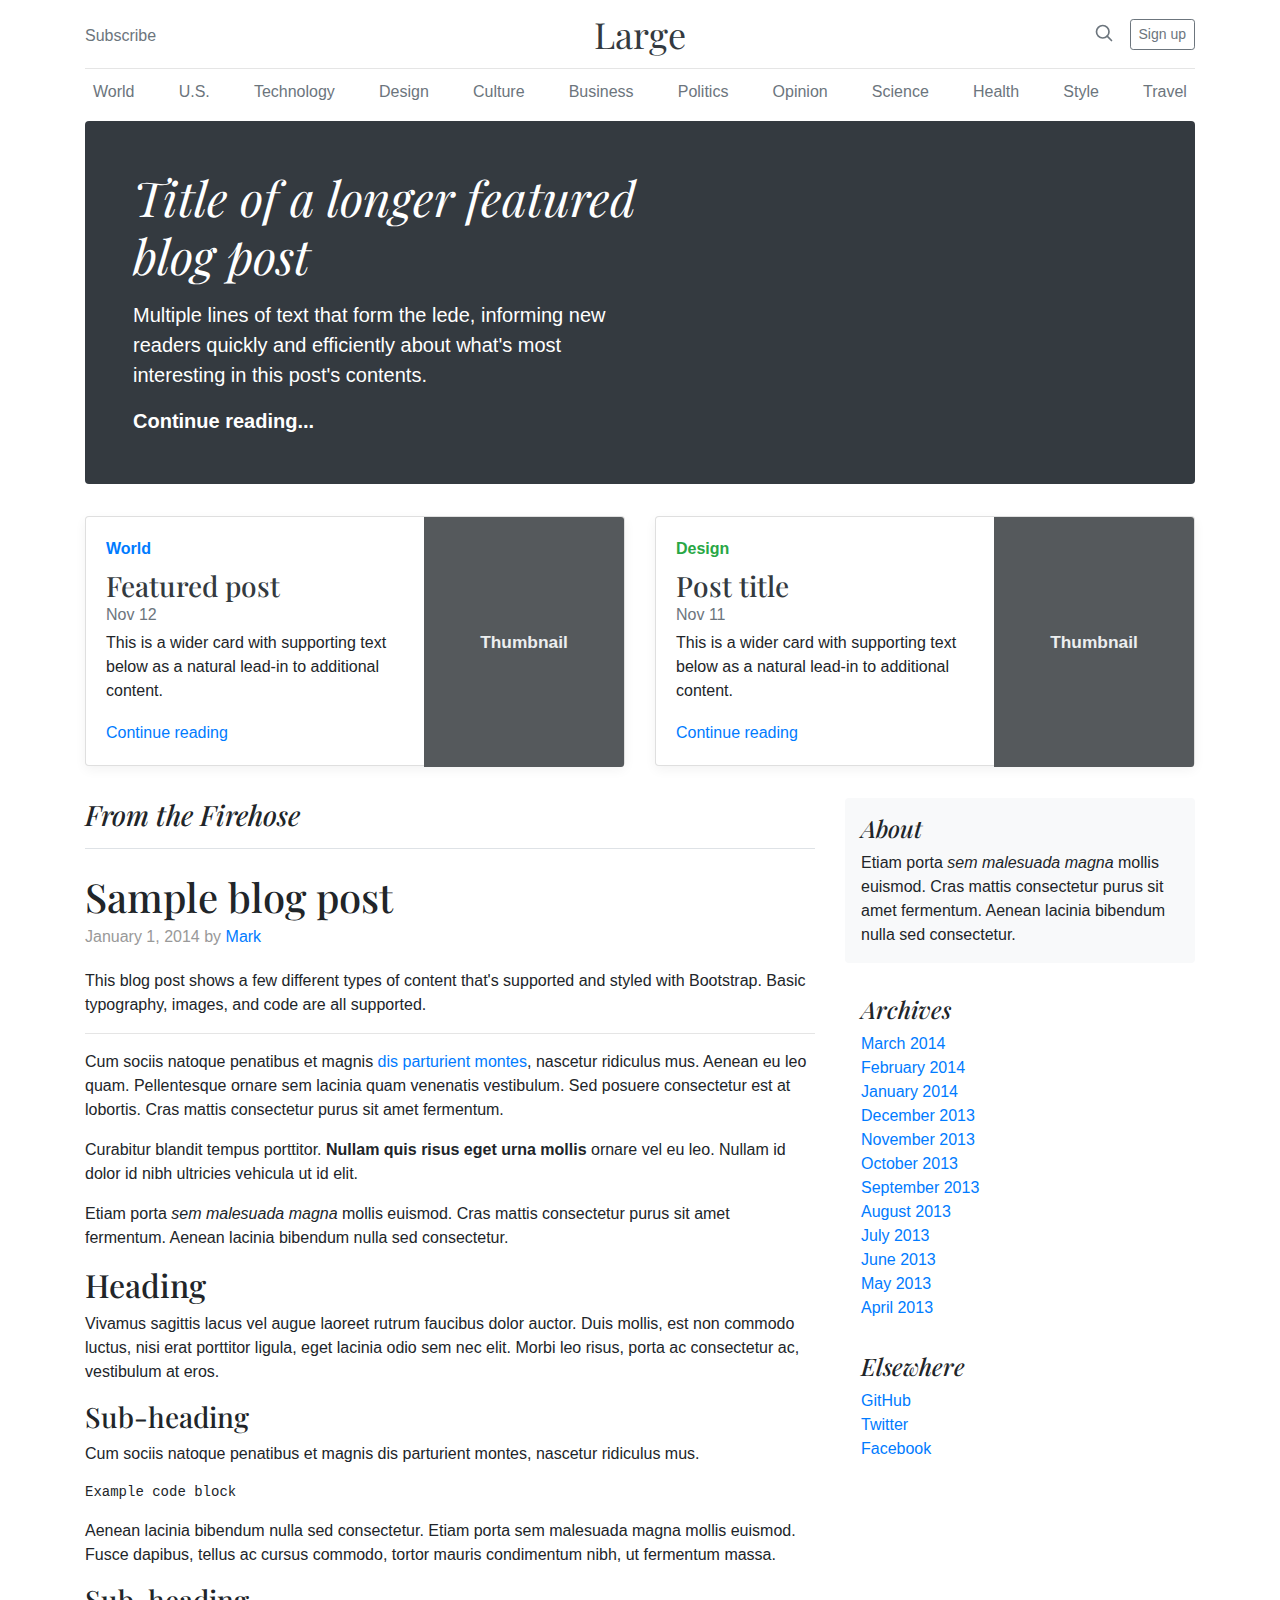
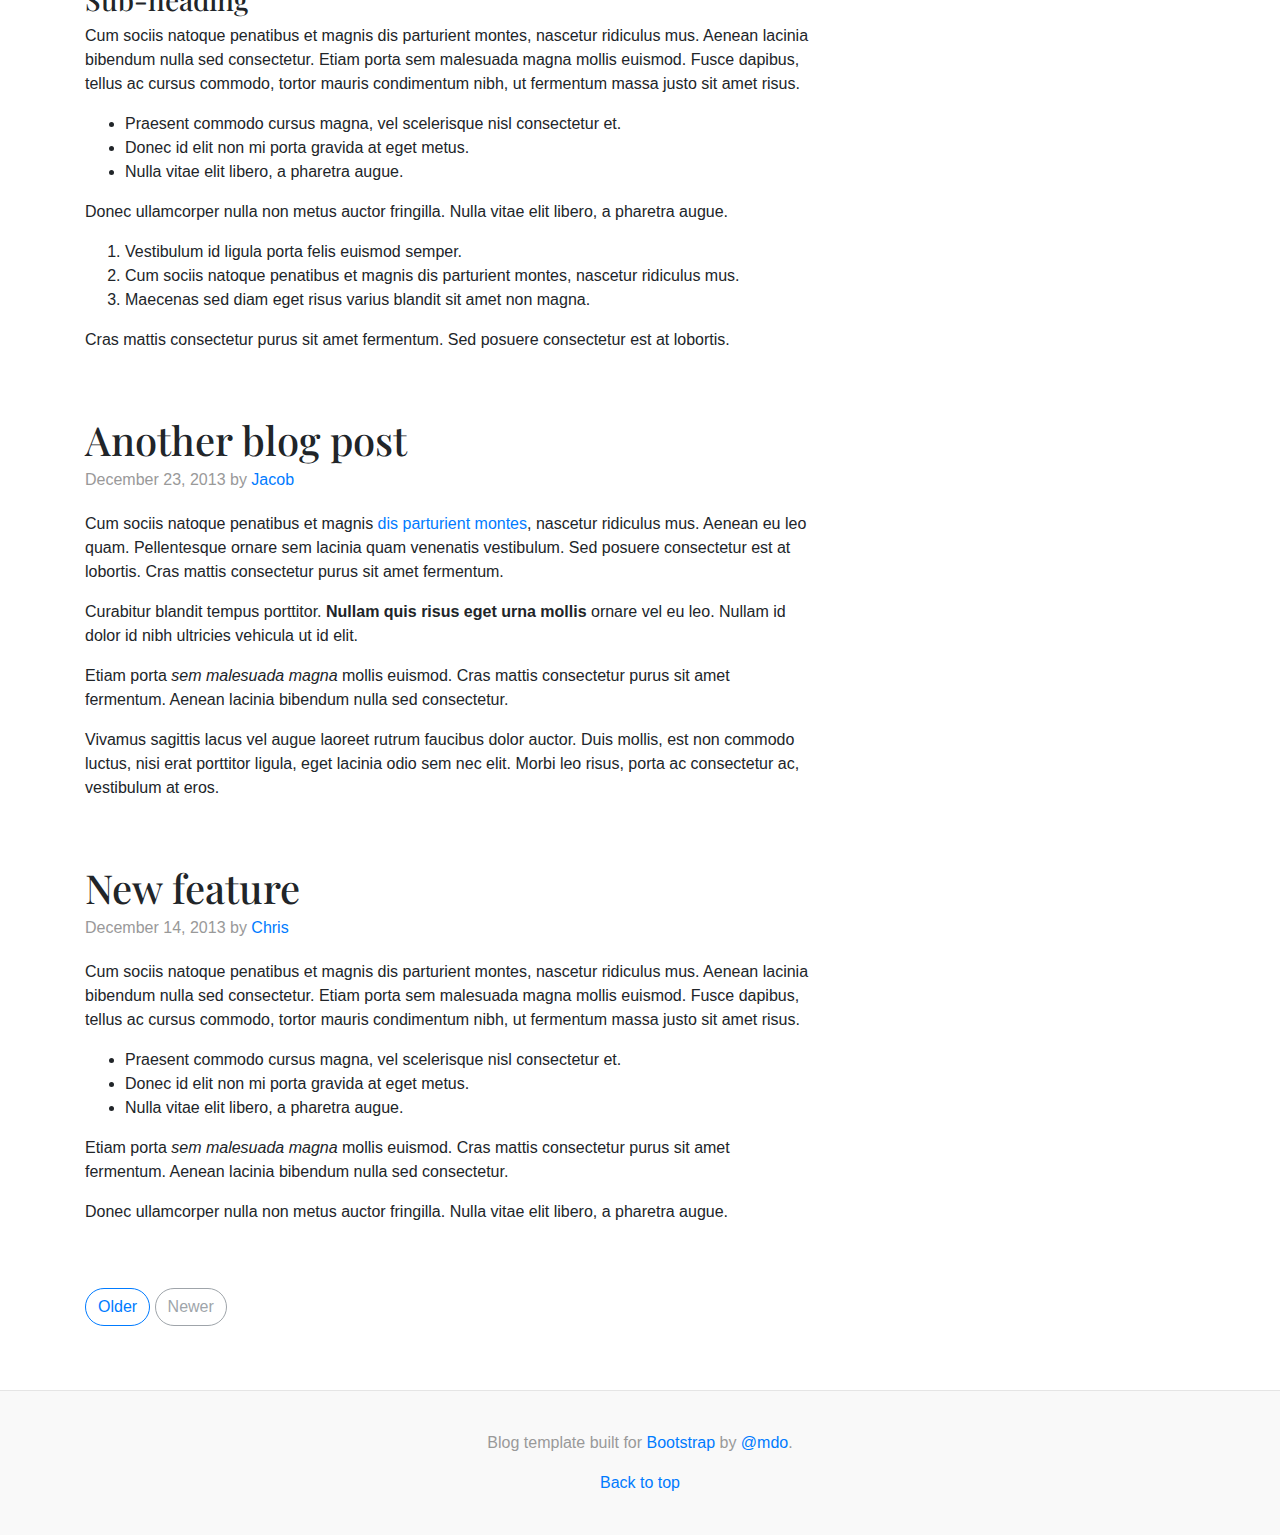
<file: bootstrap-4.0.0/docs/4.0/examples/blog/index.html>
<!doctype html>
<html lang="en">
  <head>
    <meta charset="utf-8">
    <meta name="viewport" content="width=device-width, initial-scale=1, shrink-to-fit=no">
    <meta name="description" content="">
    <meta name="author" content="">
    <link rel="icon" href="../../../../favicon.ico">

    <title>Blog Template for Bootstrap</title>

    <!-- Bootstrap core CSS -->
    <link href="../../../../dist/css/bootstrap.min.css" rel="stylesheet">

    <!-- Custom styles for this template -->
    <link href="https://fonts.googleapis.com/css?family=Playfair+Display:700,900" rel="stylesheet">
    <link href="blog.css" rel="stylesheet">
  </head>

  <body>

    <div class="container">
      <header class="blog-header py-3">
        <div class="row flex-nowrap justify-content-between align-items-center">
          <div class="col-4 pt-1">
            <a class="text-muted" href="#">Subscribe</a>
          </div>
          <div class="col-4 text-center">
            <a class="blog-header-logo text-dark" href="#">Large</a>
          </div>
          <div class="col-4 d-flex justify-content-end align-items-center">
            <a class="text-muted" href="#">
              <svg xmlns="http://www.w3.org/2000/svg" width="20" height="20" viewBox="0 0 24 24" fill="none" stroke="currentColor" stroke-width="2" stroke-linecap="round" stroke-linejoin="round" class="mx-3"><circle cx="10.5" cy="10.5" r="7.5"></circle><line x1="21" y1="21" x2="15.8" y2="15.8"></line></svg>
            </a>
            <a class="btn btn-sm btn-outline-secondary" href="#">Sign up</a>
          </div>
        </div>
      </header>

      <div class="nav-scroller py-1 mb-2">
        <nav class="nav d-flex justify-content-between">
          <a class="p-2 text-muted" href="#">World</a>
          <a class="p-2 text-muted" href="#">U.S.</a>
          <a class="p-2 text-muted" href="#">Technology</a>
          <a class="p-2 text-muted" href="#">Design</a>
          <a class="p-2 text-muted" href="#">Culture</a>
          <a class="p-2 text-muted" href="#">Business</a>
          <a class="p-2 text-muted" href="#">Politics</a>
          <a class="p-2 text-muted" href="#">Opinion</a>
          <a class="p-2 text-muted" href="#">Science</a>
          <a class="p-2 text-muted" href="#">Health</a>
          <a class="p-2 text-muted" href="#">Style</a>
          <a class="p-2 text-muted" href="#">Travel</a>
        </nav>
      </div>

      <div class="jumbotron p-3 p-md-5 text-white rounded bg-dark">
        <div class="col-md-6 px-0">
          <h1 class="display-4 font-italic">Title of a longer featured blog post</h1>
          <p class="lead my-3">Multiple lines of text that form the lede, informing new readers quickly and efficiently about what's most interesting in this post's contents.</p>
          <p class="lead mb-0"><a href="#" class="text-white font-weight-bold">Continue reading...</a></p>
        </div>
      </div>

      <div class="row mb-2">
        <div class="col-md-6">
          <div class="card flex-md-row mb-4 box-shadow h-md-250">
            <div class="card-body d-flex flex-column align-items-start">
              <strong class="d-inline-block mb-2 text-primary">World</strong>
              <h3 class="mb-0">
                <a class="text-dark" href="#">Featured post</a>
              </h3>
              <div class="mb-1 text-muted">Nov 12</div>
              <p class="card-text mb-auto">This is a wider card with supporting text below as a natural lead-in to additional content.</p>
              <a href="#">Continue reading</a>
            </div>
            <img class="card-img-right flex-auto d-none d-md-block" data-src="holder.js/200x250?theme=thumb" alt="Card image cap">
          </div>
        </div>
        <div class="col-md-6">
          <div class="card flex-md-row mb-4 box-shadow h-md-250">
            <div class="card-body d-flex flex-column align-items-start">
              <strong class="d-inline-block mb-2 text-success">Design</strong>
              <h3 class="mb-0">
                <a class="text-dark" href="#">Post title</a>
              </h3>
              <div class="mb-1 text-muted">Nov 11</div>
              <p class="card-text mb-auto">This is a wider card with supporting text below as a natural lead-in to additional content.</p>
              <a href="#">Continue reading</a>
            </div>
            <img class="card-img-right flex-auto d-none d-md-block" data-src="holder.js/200x250?theme=thumb" alt="Card image cap">
          </div>
        </div>
      </div>
    </div>

    <main role="main" class="container">
      <div class="row">
        <div class="col-md-8 blog-main">
          <h3 class="pb-3 mb-4 font-italic border-bottom">
            From the Firehose
          </h3>

          <div class="blog-post">
            <h2 class="blog-post-title">Sample blog post</h2>
            <p class="blog-post-meta">January 1, 2014 by <a href="#">Mark</a></p>

            <p>This blog post shows a few different types of content that's supported and styled with Bootstrap. Basic typography, images, and code are all supported.</p>
            <hr>
            <p>Cum sociis natoque penatibus et magnis <a href="#">dis parturient montes</a>, nascetur ridiculus mus. Aenean eu leo quam. Pellentesque ornare sem lacinia quam venenatis vestibulum. Sed posuere consectetur est at lobortis. Cras mattis consectetur purus sit amet fermentum.</p>
            <blockquote>
              <p>Curabitur blandit tempus porttitor. <strong>Nullam quis risus eget urna mollis</strong> ornare vel eu leo. Nullam id dolor id nibh ultricies vehicula ut id elit.</p>
            </blockquote>
            <p>Etiam porta <em>sem malesuada magna</em> mollis euismod. Cras mattis consectetur purus sit amet fermentum. Aenean lacinia bibendum nulla sed consectetur.</p>
            <h2>Heading</h2>
            <p>Vivamus sagittis lacus vel augue laoreet rutrum faucibus dolor auctor. Duis mollis, est non commodo luctus, nisi erat porttitor ligula, eget lacinia odio sem nec elit. Morbi leo risus, porta ac consectetur ac, vestibulum at eros.</p>
            <h3>Sub-heading</h3>
            <p>Cum sociis natoque penatibus et magnis dis parturient montes, nascetur ridiculus mus.</p>
            <pre><code>Example code block</code></pre>
            <p>Aenean lacinia bibendum nulla sed consectetur. Etiam porta sem malesuada magna mollis euismod. Fusce dapibus, tellus ac cursus commodo, tortor mauris condimentum nibh, ut fermentum massa.</p>
            <h3>Sub-heading</h3>
            <p>Cum sociis natoque penatibus et magnis dis parturient montes, nascetur ridiculus mus. Aenean lacinia bibendum nulla sed consectetur. Etiam porta sem malesuada magna mollis euismod. Fusce dapibus, tellus ac cursus commodo, tortor mauris condimentum nibh, ut fermentum massa justo sit amet risus.</p>
            <ul>
              <li>Praesent commodo cursus magna, vel scelerisque nisl consectetur et.</li>
              <li>Donec id elit non mi porta gravida at eget metus.</li>
              <li>Nulla vitae elit libero, a pharetra augue.</li>
            </ul>
            <p>Donec ullamcorper nulla non metus auctor fringilla. Nulla vitae elit libero, a pharetra augue.</p>
            <ol>
              <li>Vestibulum id ligula porta felis euismod semper.</li>
              <li>Cum sociis natoque penatibus et magnis dis parturient montes, nascetur ridiculus mus.</li>
              <li>Maecenas sed diam eget risus varius blandit sit amet non magna.</li>
            </ol>
            <p>Cras mattis consectetur purus sit amet fermentum. Sed posuere consectetur est at lobortis.</p>
          </div><!-- /.blog-post -->

          <div class="blog-post">
            <h2 class="blog-post-title">Another blog post</h2>
            <p class="blog-post-meta">December 23, 2013 by <a href="#">Jacob</a></p>

            <p>Cum sociis natoque penatibus et magnis <a href="#">dis parturient montes</a>, nascetur ridiculus mus. Aenean eu leo quam. Pellentesque ornare sem lacinia quam venenatis vestibulum. Sed posuere consectetur est at lobortis. Cras mattis consectetur purus sit amet fermentum.</p>
            <blockquote>
              <p>Curabitur blandit tempus porttitor. <strong>Nullam quis risus eget urna mollis</strong> ornare vel eu leo. Nullam id dolor id nibh ultricies vehicula ut id elit.</p>
            </blockquote>
            <p>Etiam porta <em>sem malesuada magna</em> mollis euismod. Cras mattis consectetur purus sit amet fermentum. Aenean lacinia bibendum nulla sed consectetur.</p>
            <p>Vivamus sagittis lacus vel augue laoreet rutrum faucibus dolor auctor. Duis mollis, est non commodo luctus, nisi erat porttitor ligula, eget lacinia odio sem nec elit. Morbi leo risus, porta ac consectetur ac, vestibulum at eros.</p>
          </div><!-- /.blog-post -->

          <div class="blog-post">
            <h2 class="blog-post-title">New feature</h2>
            <p class="blog-post-meta">December 14, 2013 by <a href="#">Chris</a></p>

            <p>Cum sociis natoque penatibus et magnis dis parturient montes, nascetur ridiculus mus. Aenean lacinia bibendum nulla sed consectetur. Etiam porta sem malesuada magna mollis euismod. Fusce dapibus, tellus ac cursus commodo, tortor mauris condimentum nibh, ut fermentum massa justo sit amet risus.</p>
            <ul>
              <li>Praesent commodo cursus magna, vel scelerisque nisl consectetur et.</li>
              <li>Donec id elit non mi porta gravida at eget metus.</li>
              <li>Nulla vitae elit libero, a pharetra augue.</li>
            </ul>
            <p>Etiam porta <em>sem malesuada magna</em> mollis euismod. Cras mattis consectetur purus sit amet fermentum. Aenean lacinia bibendum nulla sed consectetur.</p>
            <p>Donec ullamcorper nulla non metus auctor fringilla. Nulla vitae elit libero, a pharetra augue.</p>
          </div><!-- /.blog-post -->

          <nav class="blog-pagination">
            <a class="btn btn-outline-primary" href="#">Older</a>
            <a class="btn btn-outline-secondary disabled" href="#">Newer</a>
          </nav>

        </div><!-- /.blog-main -->

        <aside class="col-md-4 blog-sidebar">
          <div class="p-3 mb-3 bg-light rounded">
            <h4 class="font-italic">About</h4>
            <p class="mb-0">Etiam porta <em>sem malesuada magna</em> mollis euismod. Cras mattis consectetur purus sit amet fermentum. Aenean lacinia bibendum nulla sed consectetur.</p>
          </div>

          <div class="p-3">
            <h4 class="font-italic">Archives</h4>
            <ol class="list-unstyled mb-0">
              <li><a href="#">March 2014</a></li>
              <li><a href="#">February 2014</a></li>
              <li><a href="#">January 2014</a></li>
              <li><a href="#">December 2013</a></li>
              <li><a href="#">November 2013</a></li>
              <li><a href="#">October 2013</a></li>
              <li><a href="#">September 2013</a></li>
              <li><a href="#">August 2013</a></li>
              <li><a href="#">July 2013</a></li>
              <li><a href="#">June 2013</a></li>
              <li><a href="#">May 2013</a></li>
              <li><a href="#">April 2013</a></li>
            </ol>
          </div>

          <div class="p-3">
            <h4 class="font-italic">Elsewhere</h4>
            <ol class="list-unstyled">
              <li><a href="#">GitHub</a></li>
              <li><a href="#">Twitter</a></li>
              <li><a href="#">Facebook</a></li>
            </ol>
          </div>
        </aside><!-- /.blog-sidebar -->

      </div><!-- /.row -->

    </main><!-- /.container -->

    <footer class="blog-footer">
      <p>Blog template built for <a href="https://getbootstrap.com/">Bootstrap</a> by <a href="https://twitter.com/mdo">@mdo</a>.</p>
      <p>
        <a href="#">Back to top</a>
      </p>
    </footer>

    <!-- Bootstrap core JavaScript
    ================================================== -->
    <!-- Placed at the end of the document so the pages load faster -->
    <script src="https://code.jquery.com/jquery-3.2.1.slim.min.js" integrity="sha384-KJ3o2DKtIkvYIK3UENzmM7KCkRr/rE9/Qpg6aAZGJwFDMVNA/GpGFF93hXpG5KkN" crossorigin="anonymous"></script>
    <script>window.jQuery || document.write('<script src="../../../../assets/js/vendor/jquery-slim.min.js"><\/script>')</script>
    <script src="../../../../assets/js/vendor/popper.min.js"></script>
    <script src="../../../../dist/js/bootstrap.min.js"></script>
    <script src="../../../../assets/js/vendor/holder.min.js"></script>
    <script>
      Holder.addTheme('thumb', {
        bg: '#55595c',
        fg: '#eceeef',
        text: 'Thumbnail'
      });
    </script>
  </body>
</html>
</file>
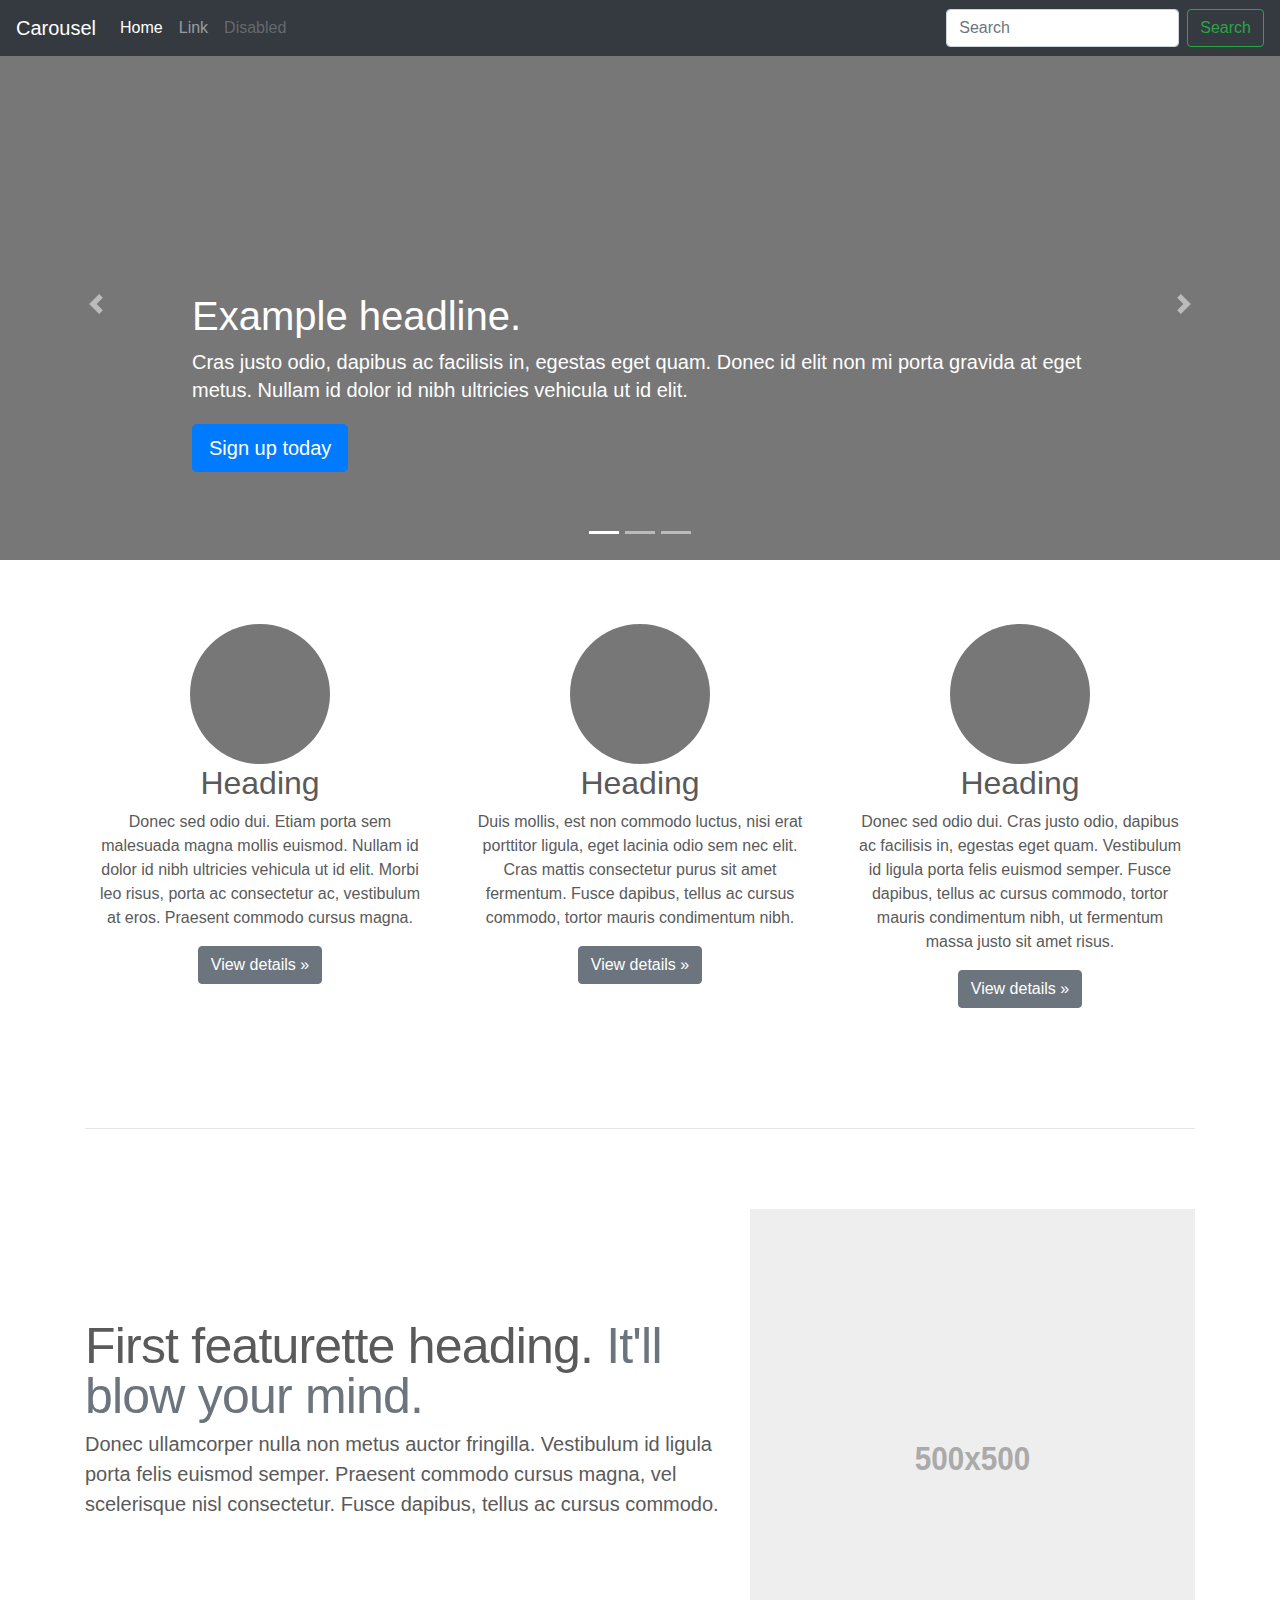
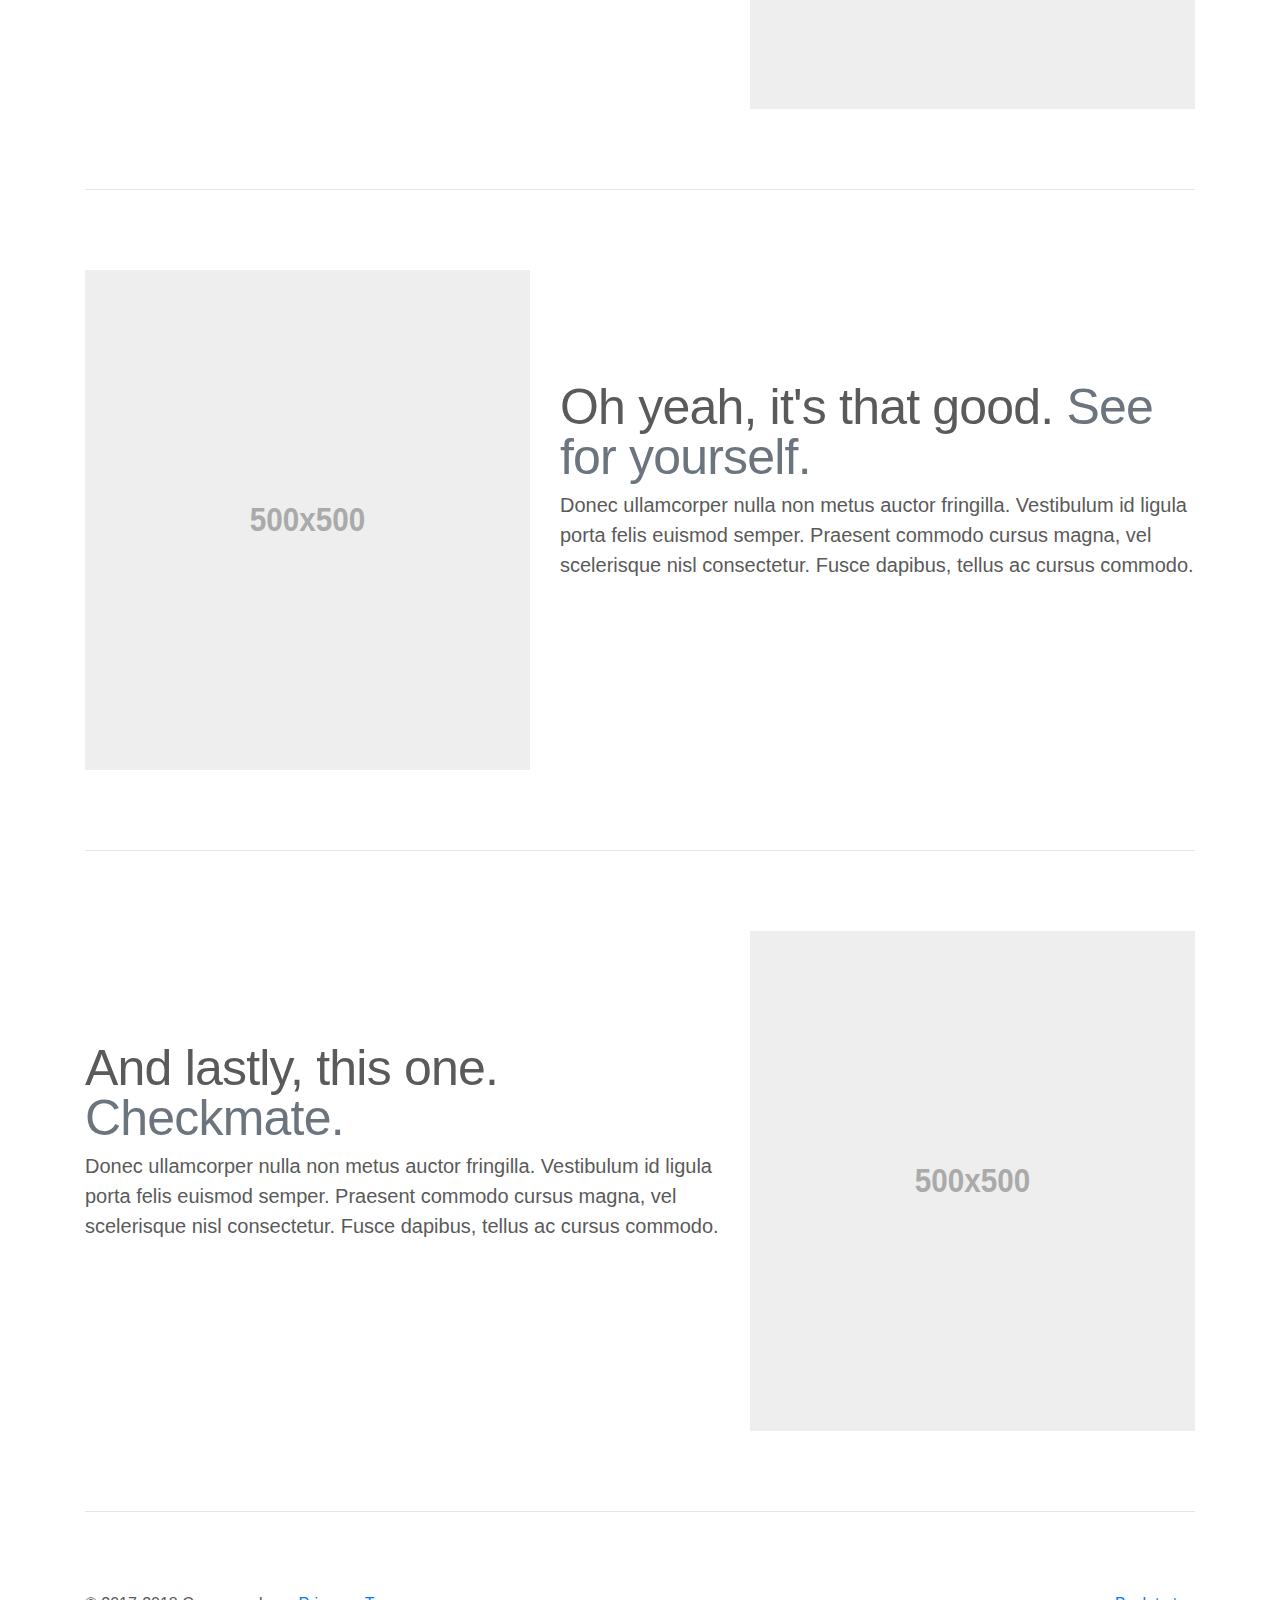
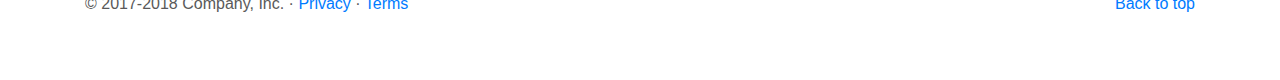
<file: bootstrap-4.0.0/docs/4.0/examples/carousel/index.html>
<!doctype html>
<html lang="en">
  <head>
    <meta charset="utf-8">
    <meta name="viewport" content="width=device-width, initial-scale=1, shrink-to-fit=no">
    <meta name="description" content="">
    <meta name="author" content="">
    <link rel="icon" href="../../../../favicon.ico">

    <title>Carousel Template for Bootstrap</title>

    <!-- Bootstrap core CSS -->
    <link href="../../../../dist/css/bootstrap.min.css" rel="stylesheet">

    <!-- Custom styles for this template -->
    <link href="carousel.css" rel="stylesheet">
  </head>
  <body>

    <header>
      <nav class="navbar navbar-expand-md navbar-dark fixed-top bg-dark">
        <a class="navbar-brand" href="#">Carousel</a>
        <button class="navbar-toggler" type="button" data-toggle="collapse" data-target="#navbarCollapse" aria-controls="navbarCollapse" aria-expanded="false" aria-label="Toggle navigation">
          <span class="navbar-toggler-icon"></span>
        </button>
        <div class="collapse navbar-collapse" id="navbarCollapse">
          <ul class="navbar-nav mr-auto">
            <li class="nav-item active">
              <a class="nav-link" href="#">Home <span class="sr-only">(current)</span></a>
            </li>
            <li class="nav-item">
              <a class="nav-link" href="#">Link</a>
            </li>
            <li class="nav-item">
              <a class="nav-link disabled" href="#">Disabled</a>
            </li>
          </ul>
          <form class="form-inline mt-2 mt-md-0">
            <input class="form-control mr-sm-2" type="text" placeholder="Search" aria-label="Search">
            <button class="btn btn-outline-success my-2 my-sm-0" type="submit">Search</button>
          </form>
        </div>
      </nav>
    </header>

    <main role="main">

      <div id="myCarousel" class="carousel slide" data-ride="carousel">
        <ol class="carousel-indicators">
          <li data-target="#myCarousel" data-slide-to="0" class="active"></li>
          <li data-target="#myCarousel" data-slide-to="1"></li>
          <li data-target="#myCarousel" data-slide-to="2"></li>
        </ol>
        <div class="carousel-inner">
          <div class="carousel-item active">
            <img class="first-slide" src="[data-uri]" alt="First slide">
            <div class="container">
              <div class="carousel-caption text-left">
                <h1>Example headline.</h1>
                <p>Cras justo odio, dapibus ac facilisis in, egestas eget quam. Donec id elit non mi porta gravida at eget metus. Nullam id dolor id nibh ultricies vehicula ut id elit.</p>
                <p><a class="btn btn-lg btn-primary" href="#" role="button">Sign up today</a></p>
              </div>
            </div>
          </div>
          <div class="carousel-item">
            <img class="second-slide" src="[data-uri]" alt="Second slide">
            <div class="container">
              <div class="carousel-caption">
                <h1>Another example headline.</h1>
                <p>Cras justo odio, dapibus ac facilisis in, egestas eget quam. Donec id elit non mi porta gravida at eget metus. Nullam id dolor id nibh ultricies vehicula ut id elit.</p>
                <p><a class="btn btn-lg btn-primary" href="#" role="button">Learn more</a></p>
              </div>
            </div>
          </div>
          <div class="carousel-item">
            <img class="third-slide" src="[data-uri]" alt="Third slide">
            <div class="container">
              <div class="carousel-caption text-right">
                <h1>One more for good measure.</h1>
                <p>Cras justo odio, dapibus ac facilisis in, egestas eget quam. Donec id elit non mi porta gravida at eget metus. Nullam id dolor id nibh ultricies vehicula ut id elit.</p>
                <p><a class="btn btn-lg btn-primary" href="#" role="button">Browse gallery</a></p>
              </div>
            </div>
          </div>
        </div>
        <a class="carousel-control-prev" href="#myCarousel" role="button" data-slide="prev">
          <span class="carousel-control-prev-icon" aria-hidden="true"></span>
          <span class="sr-only">Previous</span>
        </a>
        <a class="carousel-control-next" href="#myCarousel" role="button" data-slide="next">
          <span class="carousel-control-next-icon" aria-hidden="true"></span>
          <span class="sr-only">Next</span>
        </a>
      </div>


      <!-- Marketing messaging and featurettes
      ================================================== -->
      <!-- Wrap the rest of the page in another container to center all the content. -->

      <div class="container marketing">

        <!-- Three columns of text below the carousel -->
        <div class="row">
          <div class="col-lg-4">
            <img class="rounded-circle" src="[data-uri]" alt="Generic placeholder image" width="140" height="140">
            <h2>Heading</h2>
            <p>Donec sed odio dui. Etiam porta sem malesuada magna mollis euismod. Nullam id dolor id nibh ultricies vehicula ut id elit. Morbi leo risus, porta ac consectetur ac, vestibulum at eros. Praesent commodo cursus magna.</p>
            <p><a class="btn btn-secondary" href="#" role="button">View details &raquo;</a></p>
          </div><!-- /.col-lg-4 -->
          <div class="col-lg-4">
            <img class="rounded-circle" src="[data-uri]" alt="Generic placeholder image" width="140" height="140">
            <h2>Heading</h2>
            <p>Duis mollis, est non commodo luctus, nisi erat porttitor ligula, eget lacinia odio sem nec elit. Cras mattis consectetur purus sit amet fermentum. Fusce dapibus, tellus ac cursus commodo, tortor mauris condimentum nibh.</p>
            <p><a class="btn btn-secondary" href="#" role="button">View details &raquo;</a></p>
          </div><!-- /.col-lg-4 -->
          <div class="col-lg-4">
            <img class="rounded-circle" src="[data-uri]" alt="Generic placeholder image" width="140" height="140">
            <h2>Heading</h2>
            <p>Donec sed odio dui. Cras justo odio, dapibus ac facilisis in, egestas eget quam. Vestibulum id ligula porta felis euismod semper. Fusce dapibus, tellus ac cursus commodo, tortor mauris condimentum nibh, ut fermentum massa justo sit amet risus.</p>
            <p><a class="btn btn-secondary" href="#" role="button">View details &raquo;</a></p>
          </div><!-- /.col-lg-4 -->
        </div><!-- /.row -->


        <!-- START THE FEATURETTES -->

        <hr class="featurette-divider">

        <div class="row featurette">
          <div class="col-md-7">
            <h2 class="featurette-heading">First featurette heading. <span class="text-muted">It'll blow your mind.</span></h2>
            <p class="lead">Donec ullamcorper nulla non metus auctor fringilla. Vestibulum id ligula porta felis euismod semper. Praesent commodo cursus magna, vel scelerisque nisl consectetur. Fusce dapibus, tellus ac cursus commodo.</p>
          </div>
          <div class="col-md-5">
            <img class="featurette-image img-fluid mx-auto" data-src="holder.js/500x500/auto" alt="Generic placeholder image">
          </div>
        </div>

        <hr class="featurette-divider">

        <div class="row featurette">
          <div class="col-md-7 order-md-2">
            <h2 class="featurette-heading">Oh yeah, it's that good. <span class="text-muted">See for yourself.</span></h2>
            <p class="lead">Donec ullamcorper nulla non metus auctor fringilla. Vestibulum id ligula porta felis euismod semper. Praesent commodo cursus magna, vel scelerisque nisl consectetur. Fusce dapibus, tellus ac cursus commodo.</p>
          </div>
          <div class="col-md-5 order-md-1">
            <img class="featurette-image img-fluid mx-auto" data-src="holder.js/500x500/auto" alt="Generic placeholder image">
          </div>
        </div>

        <hr class="featurette-divider">

        <div class="row featurette">
          <div class="col-md-7">
            <h2 class="featurette-heading">And lastly, this one. <span class="text-muted">Checkmate.</span></h2>
            <p class="lead">Donec ullamcorper nulla non metus auctor fringilla. Vestibulum id ligula porta felis euismod semper. Praesent commodo cursus magna, vel scelerisque nisl consectetur. Fusce dapibus, tellus ac cursus commodo.</p>
          </div>
          <div class="col-md-5">
            <img class="featurette-image img-fluid mx-auto" data-src="holder.js/500x500/auto" alt="Generic placeholder image">
          </div>
        </div>

        <hr class="featurette-divider">

        <!-- /END THE FEATURETTES -->

      </div><!-- /.container -->


      <!-- FOOTER -->
      <footer class="container">
        <p class="float-right"><a href="#">Back to top</a></p>
        <p>&copy; 2017-2018 Company, Inc. &middot; <a href="#">Privacy</a> &middot; <a href="#">Terms</a></p>
      </footer>
    </main>

    <!-- Bootstrap core JavaScript
    ================================================== -->
    <!-- Placed at the end of the document so the pages load faster -->
    <script src="https://code.jquery.com/jquery-3.2.1.slim.min.js" integrity="sha384-KJ3o2DKtIkvYIK3UENzmM7KCkRr/rE9/Qpg6aAZGJwFDMVNA/GpGFF93hXpG5KkN" crossorigin="anonymous"></script>
    <script>window.jQuery || document.write('<script src="../../../../assets/js/vendor/jquery-slim.min.js"><\/script>')</script>
    <script src="../../../../assets/js/vendor/popper.min.js"></script>
    <script src="../../../../dist/js/bootstrap.min.js"></script>
    <!-- Just to make our placeholder images work. Don't actually copy the next line! -->
    <script src="../../../../assets/js/vendor/holder.min.js"></script>
  </body>
</html>
</file>
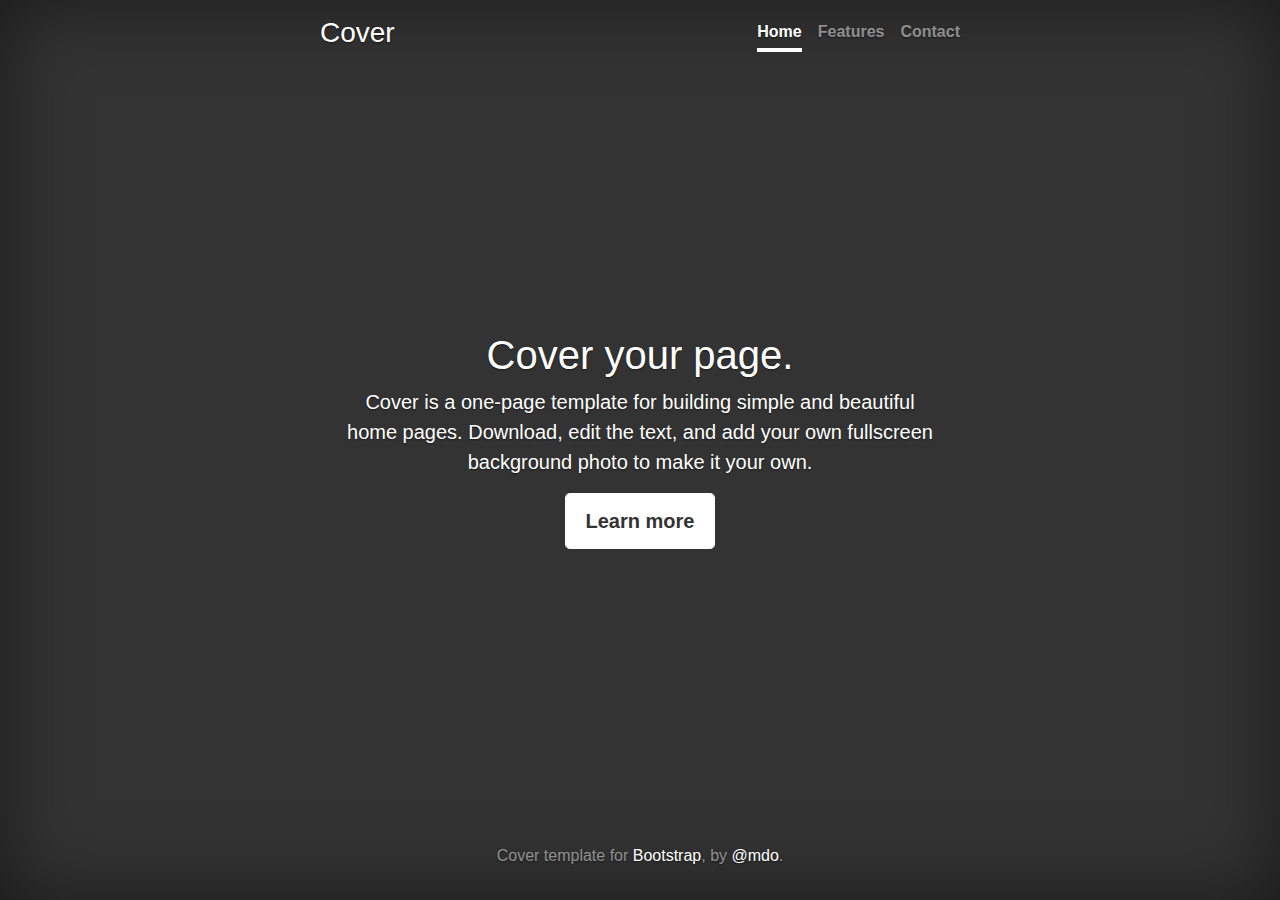
<file: bootstrap-4.0.0/docs/4.0/examples/cover/index.html>
<!doctype html>
<html lang="en">
  <head>
    <meta charset="utf-8">
    <meta name="viewport" content="width=device-width, initial-scale=1, shrink-to-fit=no">
    <meta name="description" content="">
    <meta name="author" content="">
    <link rel="icon" href="../../../../favicon.ico">

    <title>Cover Template for Bootstrap</title>

    <!-- Bootstrap core CSS -->
    <link href="../../../../dist/css/bootstrap.min.css" rel="stylesheet">

    <!-- Custom styles for this template -->
    <link href="cover.css" rel="stylesheet">
  </head>

  <body class="text-center">

    <div class="cover-container d-flex h-100 p-3 mx-auto flex-column">
      <header class="masthead mb-auto">
        <div class="inner">
          <h3 class="masthead-brand">Cover</h3>
          <nav class="nav nav-masthead justify-content-center">
            <a class="nav-link active" href="#">Home</a>
            <a class="nav-link" href="#">Features</a>
            <a class="nav-link" href="#">Contact</a>
          </nav>
        </div>
      </header>

      <main role="main" class="inner cover">
        <h1 class="cover-heading">Cover your page.</h1>
        <p class="lead">Cover is a one-page template for building simple and beautiful home pages. Download, edit the text, and add your own fullscreen background photo to make it your own.</p>
        <p class="lead">
          <a href="#" class="btn btn-lg btn-secondary">Learn more</a>
        </p>
      </main>

      <footer class="mastfoot mt-auto">
        <div class="inner">
          <p>Cover template for <a href="https://getbootstrap.com/">Bootstrap</a>, by <a href="https://twitter.com/mdo">@mdo</a>.</p>
        </div>
      </footer>
    </div>


    <!-- Bootstrap core JavaScript
    ================================================== -->
    <!-- Placed at the end of the document so the pages load faster -->
    <script src="https://code.jquery.com/jquery-3.2.1.slim.min.js" integrity="sha384-KJ3o2DKtIkvYIK3UENzmM7KCkRr/rE9/Qpg6aAZGJwFDMVNA/GpGFF93hXpG5KkN" crossorigin="anonymous"></script>
    <script>window.jQuery || document.write('<script src="../../../../assets/js/vendor/jquery-slim.min.js"><\/script>')</script>
    <script src="../../../../assets/js/vendor/popper.min.js"></script>
    <script src="../../../../dist/js/bootstrap.min.js"></script>
  </body>
</html>
</file>
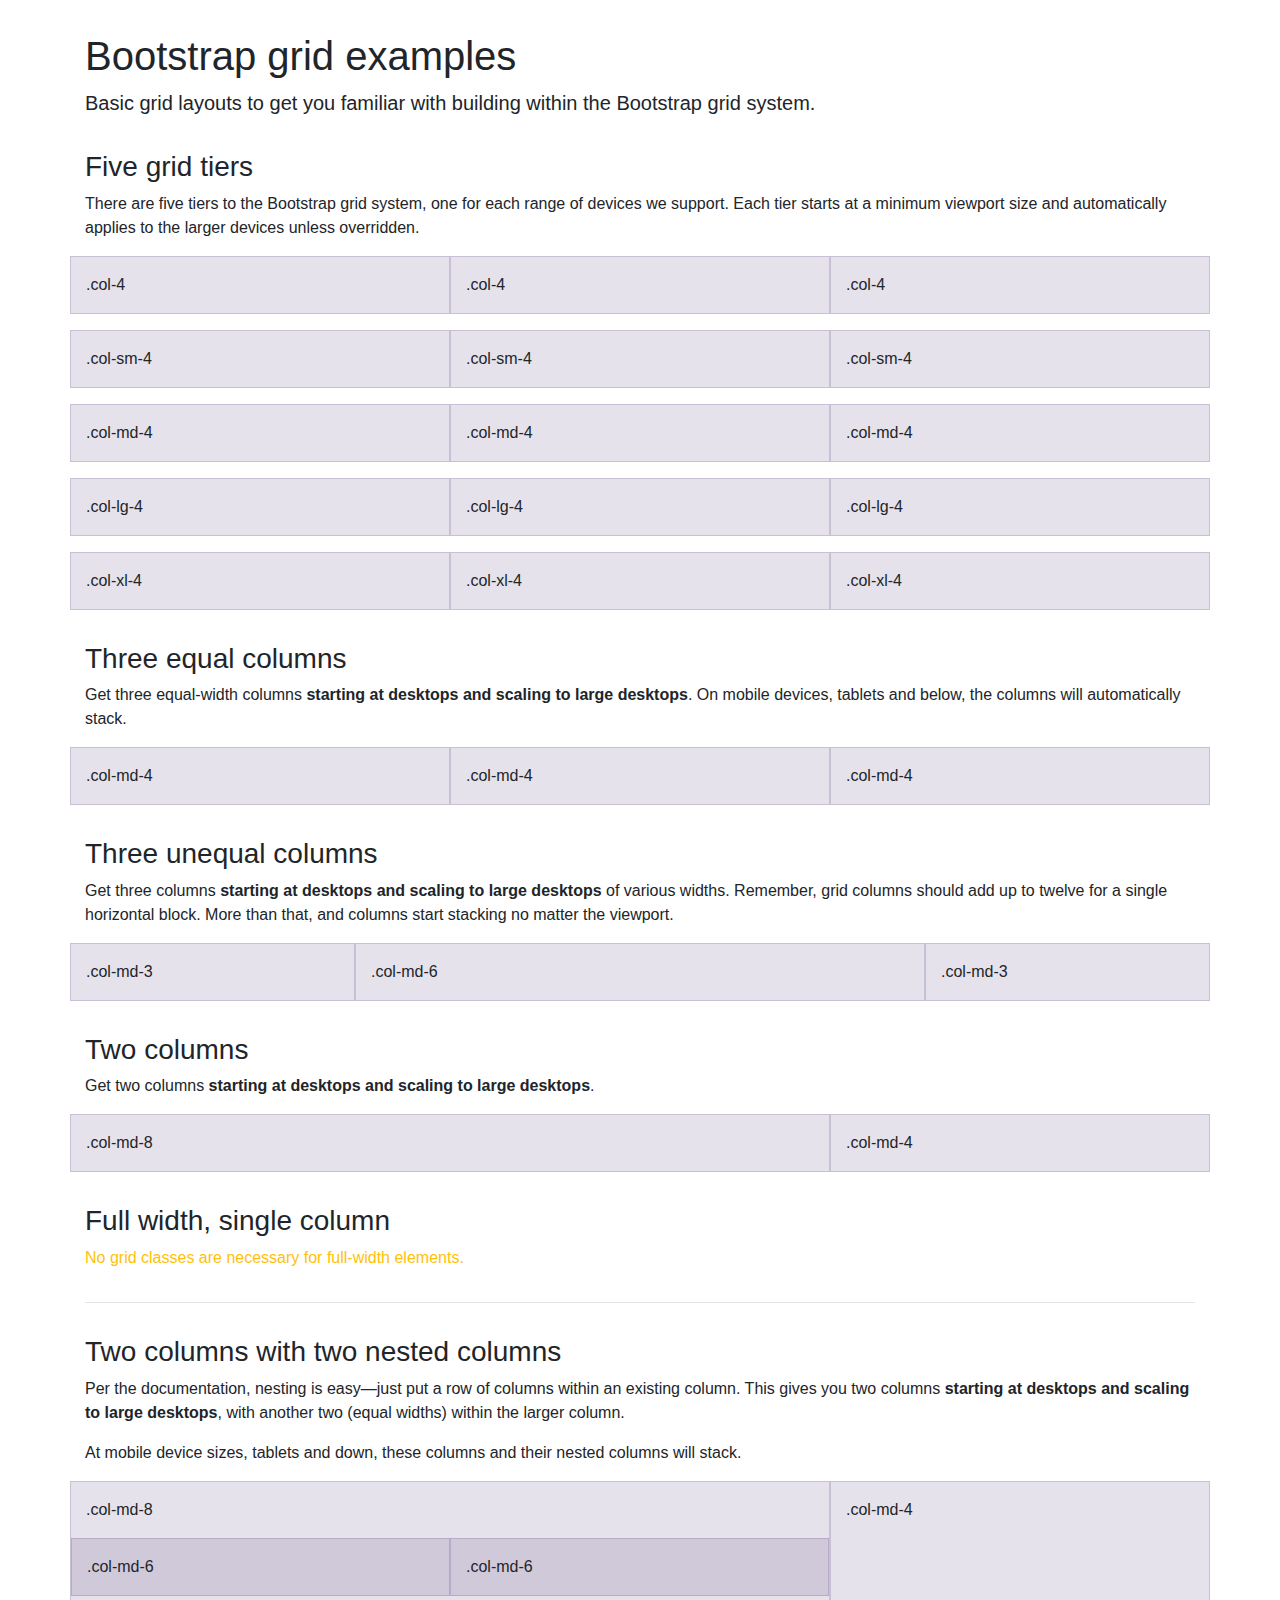
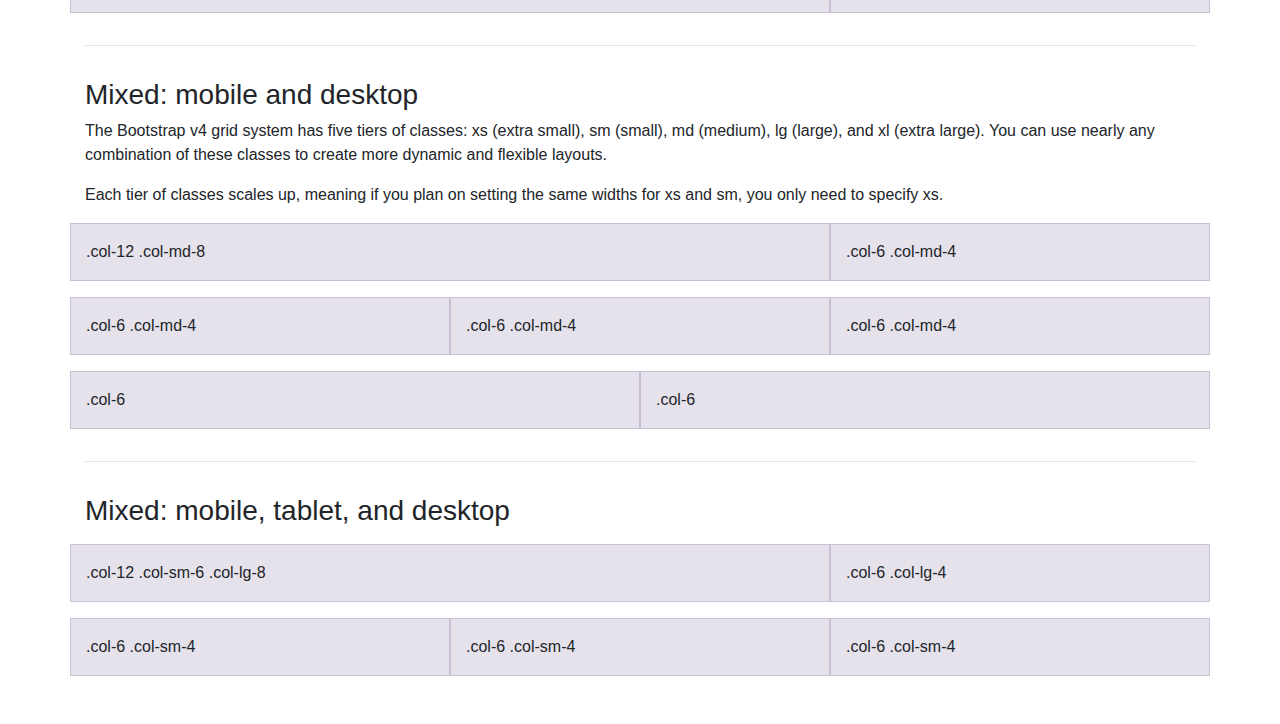
<file: bootstrap-4.0.0/docs/4.0/examples/grid/index.html>
<!doctype html>
<html lang="en">
  <head>
    <meta charset="utf-8">
    <meta name="viewport" content="width=device-width, initial-scale=1, shrink-to-fit=no">
    <meta name="description" content="">
    <meta name="author" content="">
    <link rel="icon" href="../../../../favicon.ico">

    <title>Grid Template for Bootstrap</title>

    <!-- Bootstrap core CSS -->
    <link href="../../../../dist/css/bootstrap.min.css" rel="stylesheet">

    <!-- Custom styles for this template -->
    <link href="grid.css" rel="stylesheet">
  </head>

  <body>
    <div class="container">

      <h1>Bootstrap grid examples</h1>
      <p class="lead">Basic grid layouts to get you familiar with building within the Bootstrap grid system.</p>

      <h3>Five grid tiers</h3>
      <p>There are five tiers to the Bootstrap grid system, one for each range of devices we support. Each tier starts at a minimum viewport size and automatically applies to the larger devices unless overridden.</p>

      <div class="row">
        <div class="col-4">.col-4</div>
        <div class="col-4">.col-4</div>
        <div class="col-4">.col-4</div>
      </div>

      <div class="row">
        <div class="col-sm-4">.col-sm-4</div>
        <div class="col-sm-4">.col-sm-4</div>
        <div class="col-sm-4">.col-sm-4</div>
      </div>

      <div class="row">
        <div class="col-md-4">.col-md-4</div>
        <div class="col-md-4">.col-md-4</div>
        <div class="col-md-4">.col-md-4</div>
      </div>

      <div class="row">
        <div class="col-lg-4">.col-lg-4</div>
        <div class="col-lg-4">.col-lg-4</div>
        <div class="col-lg-4">.col-lg-4</div>
      </div>

      <div class="row">
        <div class="col-xl-4">.col-xl-4</div>
        <div class="col-xl-4">.col-xl-4</div>
        <div class="col-xl-4">.col-xl-4</div>
      </div>

      <h3>Three equal columns</h3>
      <p>Get three equal-width columns <strong>starting at desktops and scaling to large desktops</strong>. On mobile devices, tablets and below, the columns will automatically stack.</p>
      <div class="row">
        <div class="col-md-4">.col-md-4</div>
        <div class="col-md-4">.col-md-4</div>
        <div class="col-md-4">.col-md-4</div>
      </div>

      <h3>Three unequal columns</h3>
      <p>Get three columns <strong>starting at desktops and scaling to large desktops</strong> of various widths. Remember, grid columns should add up to twelve for a single horizontal block. More than that, and columns start stacking no matter the viewport.</p>
      <div class="row">
        <div class="col-md-3">.col-md-3</div>
        <div class="col-md-6">.col-md-6</div>
        <div class="col-md-3">.col-md-3</div>
      </div>

      <h3>Two columns</h3>
      <p>Get two columns <strong>starting at desktops and scaling to large desktops</strong>.</p>
      <div class="row">
        <div class="col-md-8">.col-md-8</div>
        <div class="col-md-4">.col-md-4</div>
      </div>

      <h3>Full width, single column</h3>
      <p class="text-warning">No grid classes are necessary for full-width elements.</p>

      <hr>

      <h3>Two columns with two nested columns</h3>
      <p>Per the documentation, nesting is easy—just put a row of columns within an existing column. This gives you two columns <strong>starting at desktops and scaling to large desktops</strong>, with another two (equal widths) within the larger column.</p>
      <p>At mobile device sizes, tablets and down, these columns and their nested columns will stack.</p>
      <div class="row">
        <div class="col-md-8">
          .col-md-8
          <div class="row">
            <div class="col-md-6">.col-md-6</div>
            <div class="col-md-6">.col-md-6</div>
          </div>
        </div>
        <div class="col-md-4">.col-md-4</div>
      </div>

      <hr>

      <h3>Mixed: mobile and desktop</h3>
      <p>The Bootstrap v4 grid system has five tiers of classes: xs (extra small), sm (small), md (medium), lg (large), and xl (extra large). You can use nearly any combination of these classes to create more dynamic and flexible layouts.</p>
      <p>Each tier of classes scales up, meaning if you plan on setting the same widths for xs and sm, you only need to specify xs.</p>
      <div class="row">
        <div class="col-12 col-md-8">.col-12 .col-md-8</div>
        <div class="col-6 col-md-4">.col-6 .col-md-4</div>
      </div>
      <div class="row">
        <div class="col-6 col-md-4">.col-6 .col-md-4</div>
        <div class="col-6 col-md-4">.col-6 .col-md-4</div>
        <div class="col-6 col-md-4">.col-6 .col-md-4</div>
      </div>
      <div class="row">
        <div class="col-6">.col-6</div>
        <div class="col-6">.col-6</div>
      </div>

      <hr>

      <h3>Mixed: mobile, tablet, and desktop</h3>
      <p></p>
      <div class="row">
        <div class="col-12 col-sm-6 col-lg-8">.col-12 .col-sm-6 .col-lg-8</div>
        <div class="col-6 col-lg-4">.col-6 .col-lg-4</div>
      </div>
      <div class="row">
        <div class="col-6 col-sm-4">.col-6 .col-sm-4</div>
        <div class="col-6 col-sm-4">.col-6 .col-sm-4</div>
        <div class="col-6 col-sm-4">.col-6 .col-sm-4</div>
      </div>

    </div> <!-- /container -->
  </body>
</html>
</file>
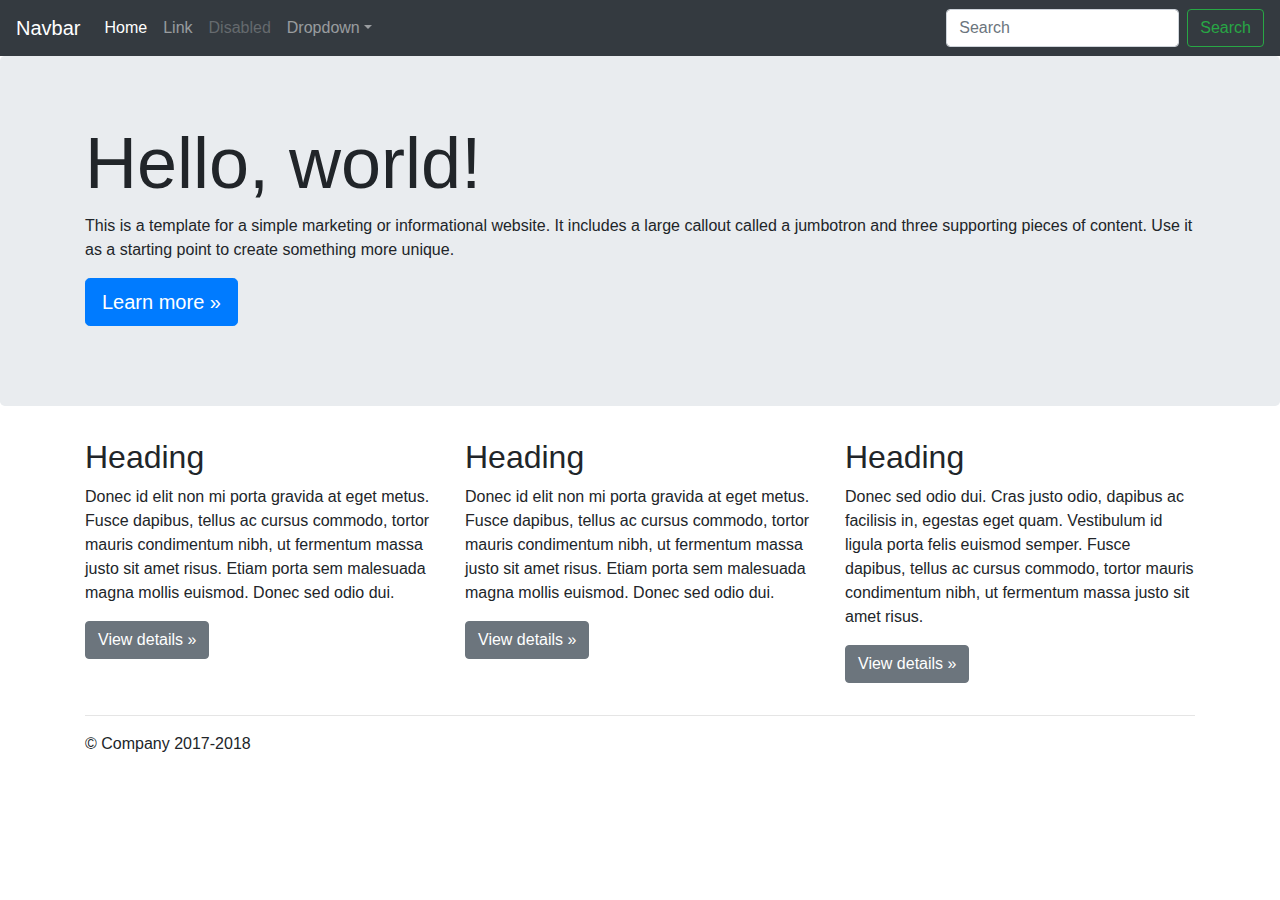
<file: bootstrap-4.0.0/docs/4.0/examples/jumbotron/index.html>
<!doctype html>
<html lang="en">
  <head>
    <meta charset="utf-8">
    <meta name="viewport" content="width=device-width, initial-scale=1, shrink-to-fit=no">
    <meta name="description" content="">
    <meta name="author" content="">
    <link rel="icon" href="../../../../favicon.ico">

    <title>Jumbotron Template for Bootstrap</title>

    <!-- Bootstrap core CSS -->
    <link href="../../../../dist/css/bootstrap.min.css" rel="stylesheet">

    <!-- Custom styles for this template -->
    <link href="jumbotron.css" rel="stylesheet">
  </head>

  <body>

    <nav class="navbar navbar-expand-md navbar-dark fixed-top bg-dark">
      <a class="navbar-brand" href="#">Navbar</a>
      <button class="navbar-toggler" type="button" data-toggle="collapse" data-target="#navbarsExampleDefault" aria-controls="navbarsExampleDefault" aria-expanded="false" aria-label="Toggle navigation">
        <span class="navbar-toggler-icon"></span>
      </button>

      <div class="collapse navbar-collapse" id="navbarsExampleDefault">
        <ul class="navbar-nav mr-auto">
          <li class="nav-item active">
            <a class="nav-link" href="#">Home <span class="sr-only">(current)</span></a>
          </li>
          <li class="nav-item">
            <a class="nav-link" href="#">Link</a>
          </li>
          <li class="nav-item">
            <a class="nav-link disabled" href="#">Disabled</a>
          </li>
          <li class="nav-item dropdown">
            <a class="nav-link dropdown-toggle" href="http://example.com" id="dropdown01" data-toggle="dropdown" aria-haspopup="true" aria-expanded="false">Dropdown</a>
            <div class="dropdown-menu" aria-labelledby="dropdown01">
              <a class="dropdown-item" href="#">Action</a>
              <a class="dropdown-item" href="#">Another action</a>
              <a class="dropdown-item" href="#">Something else here</a>
            </div>
          </li>
        </ul>
        <form class="form-inline my-2 my-lg-0">
          <input class="form-control mr-sm-2" type="text" placeholder="Search" aria-label="Search">
          <button class="btn btn-outline-success my-2 my-sm-0" type="submit">Search</button>
        </form>
      </div>
    </nav>

    <main role="main">

      <!-- Main jumbotron for a primary marketing message or call to action -->
      <div class="jumbotron">
        <div class="container">
          <h1 class="display-3">Hello, world!</h1>
          <p>This is a template for a simple marketing or informational website. It includes a large callout called a jumbotron and three supporting pieces of content. Use it as a starting point to create something more unique.</p>
          <p><a class="btn btn-primary btn-lg" href="#" role="button">Learn more &raquo;</a></p>
        </div>
      </div>

      <div class="container">
        <!-- Example row of columns -->
        <div class="row">
          <div class="col-md-4">
            <h2>Heading</h2>
            <p>Donec id elit non mi porta gravida at eget metus. Fusce dapibus, tellus ac cursus commodo, tortor mauris condimentum nibh, ut fermentum massa justo sit amet risus. Etiam porta sem malesuada magna mollis euismod. Donec sed odio dui. </p>
            <p><a class="btn btn-secondary" href="#" role="button">View details &raquo;</a></p>
          </div>
          <div class="col-md-4">
            <h2>Heading</h2>
            <p>Donec id elit non mi porta gravida at eget metus. Fusce dapibus, tellus ac cursus commodo, tortor mauris condimentum nibh, ut fermentum massa justo sit amet risus. Etiam porta sem malesuada magna mollis euismod. Donec sed odio dui. </p>
            <p><a class="btn btn-secondary" href="#" role="button">View details &raquo;</a></p>
          </div>
          <div class="col-md-4">
            <h2>Heading</h2>
            <p>Donec sed odio dui. Cras justo odio, dapibus ac facilisis in, egestas eget quam. Vestibulum id ligula porta felis euismod semper. Fusce dapibus, tellus ac cursus commodo, tortor mauris condimentum nibh, ut fermentum massa justo sit amet risus.</p>
            <p><a class="btn btn-secondary" href="#" role="button">View details &raquo;</a></p>
          </div>
        </div>

        <hr>

      </div> <!-- /container -->

    </main>

    <footer class="container">
      <p>&copy; Company 2017-2018</p>
    </footer>

    <!-- Bootstrap core JavaScript
    ================================================== -->
    <!-- Placed at the end of the document so the pages load faster -->
    <script src="https://code.jquery.com/jquery-3.2.1.slim.min.js" integrity="sha384-KJ3o2DKtIkvYIK3UENzmM7KCkRr/rE9/Qpg6aAZGJwFDMVNA/GpGFF93hXpG5KkN" crossorigin="anonymous"></script>
    <script>window.jQuery || document.write('<script src="../../../../assets/js/vendor/jquery-slim.min.js"><\/script>')</script>
    <script src="../../../../assets/js/vendor/popper.min.js"></script>
    <script src="../../../../dist/js/bootstrap.min.js"></script>
  </body>
</html>
</file>
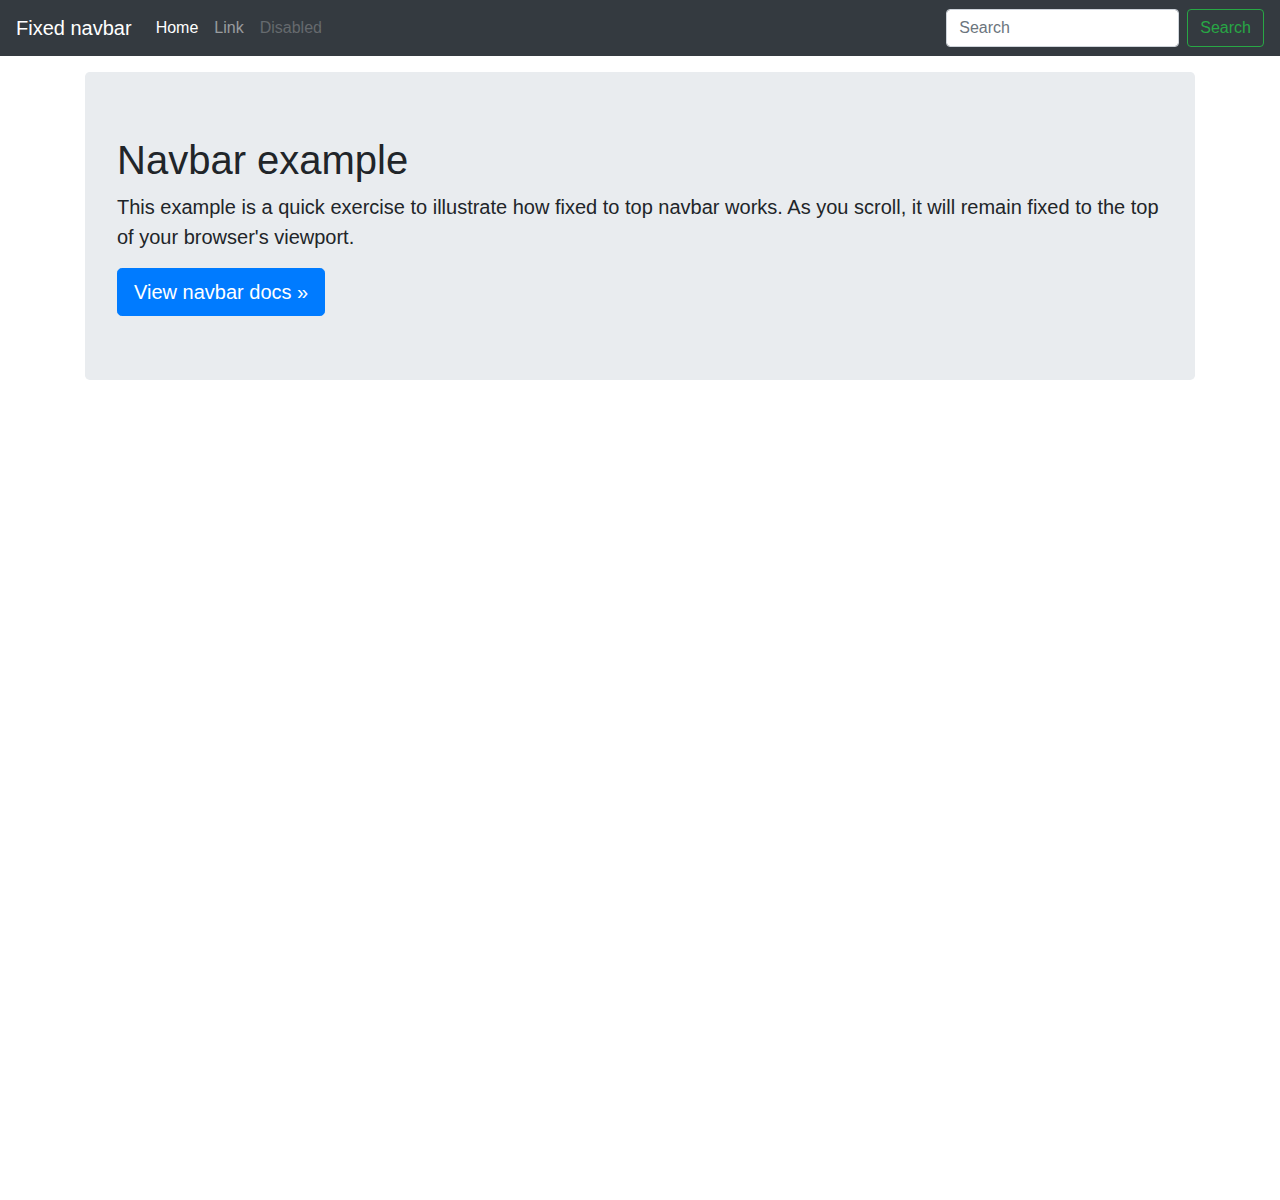
<file: bootstrap-4.0.0/docs/4.0/examples/navbar-fixed/index.html>
<!doctype html>
<html lang="en">
  <head>
    <meta charset="utf-8">
    <meta name="viewport" content="width=device-width, initial-scale=1, shrink-to-fit=no">
    <meta name="description" content="">
    <meta name="author" content="">
    <link rel="icon" href="../../../../favicon.ico">

    <title>Fixed top navbar example for Bootstrap</title>

    <!-- Bootstrap core CSS -->
    <link href="../../../../dist/css/bootstrap.min.css" rel="stylesheet">

    <!-- Custom styles for this template -->
    <link href="navbar-top-fixed.css" rel="stylesheet">
  </head>

  <body>

    <nav class="navbar navbar-expand-md navbar-dark fixed-top bg-dark">
      <a class="navbar-brand" href="#">Fixed navbar</a>
      <button class="navbar-toggler" type="button" data-toggle="collapse" data-target="#navbarCollapse" aria-controls="navbarCollapse" aria-expanded="false" aria-label="Toggle navigation">
        <span class="navbar-toggler-icon"></span>
      </button>
      <div class="collapse navbar-collapse" id="navbarCollapse">
        <ul class="navbar-nav mr-auto">
          <li class="nav-item active">
            <a class="nav-link" href="#">Home <span class="sr-only">(current)</span></a>
          </li>
          <li class="nav-item">
            <a class="nav-link" href="#">Link</a>
          </li>
          <li class="nav-item">
            <a class="nav-link disabled" href="#">Disabled</a>
          </li>
        </ul>
        <form class="form-inline mt-2 mt-md-0">
          <input class="form-control mr-sm-2" type="text" placeholder="Search" aria-label="Search">
          <button class="btn btn-outline-success my-2 my-sm-0" type="submit">Search</button>
        </form>
      </div>
    </nav>

    <main role="main" class="container">
      <div class="jumbotron">
        <h1>Navbar example</h1>
        <p class="lead">This example is a quick exercise to illustrate how fixed to top navbar works. As you scroll, it will remain fixed to the top of your browser's viewport.</p>
        <a class="btn btn-lg btn-primary" href="../../components/navbar/" role="button">View navbar docs &raquo;</a>
      </div>
    </main>

    <!-- Bootstrap core JavaScript
    ================================================== -->
    <!-- Placed at the end of the document so the pages load faster -->
    <script src="https://code.jquery.com/jquery-3.2.1.slim.min.js" integrity="sha384-KJ3o2DKtIkvYIK3UENzmM7KCkRr/rE9/Qpg6aAZGJwFDMVNA/GpGFF93hXpG5KkN" crossorigin="anonymous"></script>
    <script>window.jQuery || document.write('<script src="../../../../assets/js/vendor/jquery-slim.min.js"><\/script>')</script>
    <script src="../../../../assets/js/vendor/popper.min.js"></script>
    <script src="../../../../dist/js/bootstrap.min.js"></script>
  </body>
</html>
</file>
<file: bootstrap-4.0.0/docs/4.0/examples/blog/blog.css>
/* stylelint-disable selector-list-comma-newline-after */

.blog-header {
  line-height: 1;
  border-bottom: 1px solid #e5e5e5;
}

.blog-header-logo {
  font-family: "Playfair Display", Georgia, "Times New Roman", serif;
  font-size: 2.25rem;
}

.blog-header-logo:hover {
  text-decoration: none;
}

h1, h2, h3, h4, h5, h6 {
  font-family: "Playfair Display", Georgia, "Times New Roman", serif;
}

.display-4 {
  font-size: 2.5rem;
}
@media (min-width: 768px) {
  .display-4 {
    font-size: 3rem;
  }
}

.nav-scroller {
  position: relative;
  z-index: 2;
  height: 2.75rem;
  overflow-y: hidden;
}

.nav-scroller .nav {
  display: -webkit-box;
  display: -ms-flexbox;
  display: flex;
  -ms-flex-wrap: nowrap;
  flex-wrap: nowrap;
  padding-bottom: 1rem;
  margin-top: -1px;
  overflow-x: auto;
  text-align: center;
  white-space: nowrap;
  -webkit-overflow-scrolling: touch;
}

.nav-scroller .nav-link {
  padding-top: .75rem;
  padding-bottom: .75rem;
  font-size: .875rem;
}

.card-img-right {
  height: 100%;
  border-radius: 0 3px 3px 0;
}

.flex-auto {
  -ms-flex: 0 0 auto;
  -webkit-box-flex: 0;
  flex: 0 0 auto;
}

.h-250 { height: 250px; }
@media (min-width: 768px) {
  .h-md-250 { height: 250px; }
}

.border-top { border-top: 1px solid #e5e5e5; }
.border-bottom { border-bottom: 1px solid #e5e5e5; }

.box-shadow { box-shadow: 0 .25rem .75rem rgba(0, 0, 0, .05); }

/*
 * Blog name and description
 */
.blog-title {
  margin-bottom: 0;
  font-size: 2rem;
  font-weight: 400;
}
.blog-description {
  font-size: 1.1rem;
  color: #999;
}

@media (min-width: 40em) {
  .blog-title {
    font-size: 3.5rem;
  }
}

/* Pagination */
.blog-pagination {
  margin-bottom: 4rem;
}
.blog-pagination > .btn {
  border-radius: 2rem;
}

/*
 * Blog posts
 */
.blog-post {
  margin-bottom: 4rem;
}
.blog-post-title {
  margin-bottom: .25rem;
  font-size: 2.5rem;
}
.blog-post-meta {
  margin-bottom: 1.25rem;
  color: #999;
}

/*
 * Footer
 */
.blog-footer {
  padding: 2.5rem 0;
  color: #999;
  text-align: center;
  background-color: #f9f9f9;
  border-top: .05rem solid #e5e5e5;
}
.blog-footer p:last-child {
  margin-bottom: 0;
}
</file>
<file: bootstrap-4.0.0/docs/4.0/examples/carousel/carousel.css>
/* GLOBAL STYLES
-------------------------------------------------- */
/* Padding below the footer and lighter body text */

body {
  padding-top: 3rem;
  padding-bottom: 3rem;
  color: #5a5a5a;
}


/* CUSTOMIZE THE CAROUSEL
-------------------------------------------------- */

/* Carousel base class */
.carousel {
  margin-bottom: 4rem;
}
/* Since positioning the image, we need to help out the caption */
.carousel-caption {
  bottom: 3rem;
  z-index: 10;
}

/* Declare heights because of positioning of img element */
.carousel-item {
  height: 32rem;
  background-color: #777;
}
.carousel-item > img {
  position: absolute;
  top: 0;
  left: 0;
  min-width: 100%;
  height: 32rem;
}


/* MARKETING CONTENT
-------------------------------------------------- */

/* Center align the text within the three columns below the carousel */
.marketing .col-lg-4 {
  margin-bottom: 1.5rem;
  text-align: center;
}
.marketing h2 {
  font-weight: 400;
}
.marketing .col-lg-4 p {
  margin-right: .75rem;
  margin-left: .75rem;
}


/* Featurettes
------------------------- */

.featurette-divider {
  margin: 5rem 0; /* Space out the Bootstrap <hr> more */
}

/* Thin out the marketing headings */
.featurette-heading {
  font-weight: 300;
  line-height: 1;
  letter-spacing: -.05rem;
}


/* RESPONSIVE CSS
-------------------------------------------------- */

@media (min-width: 40em) {
  /* Bump up size of carousel content */
  .carousel-caption p {
    margin-bottom: 1.25rem;
    font-size: 1.25rem;
    line-height: 1.4;
  }

  .featurette-heading {
    font-size: 50px;
  }
}

@media (min-width: 62em) {
  .featurette-heading {
    margin-top: 7rem;
  }
}
</file>
<file: bootstrap-4.0.0/docs/4.0/examples/cover/cover.css>
/*
 * Globals
 */

/* Links */
a,
a:focus,
a:hover {
  color: #fff;
}

/* Custom default button */
.btn-secondary,
.btn-secondary:hover,
.btn-secondary:focus {
  color: #333;
  text-shadow: none; /* Prevent inheritance from `body` */
  background-color: #fff;
  border: .05rem solid #fff;
}


/*
 * Base structure
 */

html,
body {
  height: 100%;
  background-color: #333;
}

body {
  display: -ms-flexbox;
  display: -webkit-box;
  display: flex;
  -ms-flex-pack: center;
  -webkit-box-pack: center;
  justify-content: center;
  color: #fff;
  text-shadow: 0 .05rem .1rem rgba(0, 0, 0, .5);
  box-shadow: inset 0 0 5rem rgba(0, 0, 0, .5);
}

.cover-container {
  max-width: 42em;
}


/*
 * Header
 */
.masthead {
  margin-bottom: 2rem;
}

.masthead-brand {
  margin-bottom: 0;
}

.nav-masthead .nav-link {
  padding: .25rem 0;
  font-weight: 700;
  color: rgba(255, 255, 255, .5);
  background-color: transparent;
  border-bottom: .25rem solid transparent;
}

.nav-masthead .nav-link:hover,
.nav-masthead .nav-link:focus {
  border-bottom-color: rgba(255, 255, 255, .25);
}

.nav-masthead .nav-link + .nav-link {
  margin-left: 1rem;
}

.nav-masthead .active {
  color: #fff;
  border-bottom-color: #fff;
}

@media (min-width: 48em) {
  .masthead-brand {
    float: left;
  }
  .nav-masthead {
    float: right;
  }
}


/*
 * Cover
 */
.cover {
  padding: 0 1.5rem;
}
.cover .btn-lg {
  padding: .75rem 1.25rem;
  font-weight: 700;
}


/*
 * Footer
 */
.mastfoot {
  color: rgba(255, 255, 255, .5);
}
</file>
<file: bootstrap-4.0.0/docs/4.0/examples/grid/grid.css>
body {
  padding-top: 2rem;
  padding-bottom: 2rem;
}

h3 {
  margin-top: 2rem;
}

.row {
  margin-bottom: 1rem;
}
.row .row {
  margin-top: 1rem;
  margin-bottom: 0;
}
[class*="col-"] {
  padding-top: 1rem;
  padding-bottom: 1rem;
  background-color: rgba(86, 61, 124, .15);
  border: 1px solid rgba(86, 61, 124, .2);
}

hr {
  margin-top: 2rem;
  margin-bottom: 2rem;
}
</file>
<file: bootstrap-4.0.0/docs/4.0/examples/jumbotron/jumbotron.css>
/* Move down content because we have a fixed navbar that is 3.5rem tall */
body {
  padding-top: 3.5rem;
}
</file>
<file: bootstrap-4.0.0/docs/4.0/examples/navbar-fixed/navbar-top-fixed.css>
/* Show it is fixed to the top */
body {
  min-height: 75rem;
  padding-top: 4.5rem;
}
</file>
